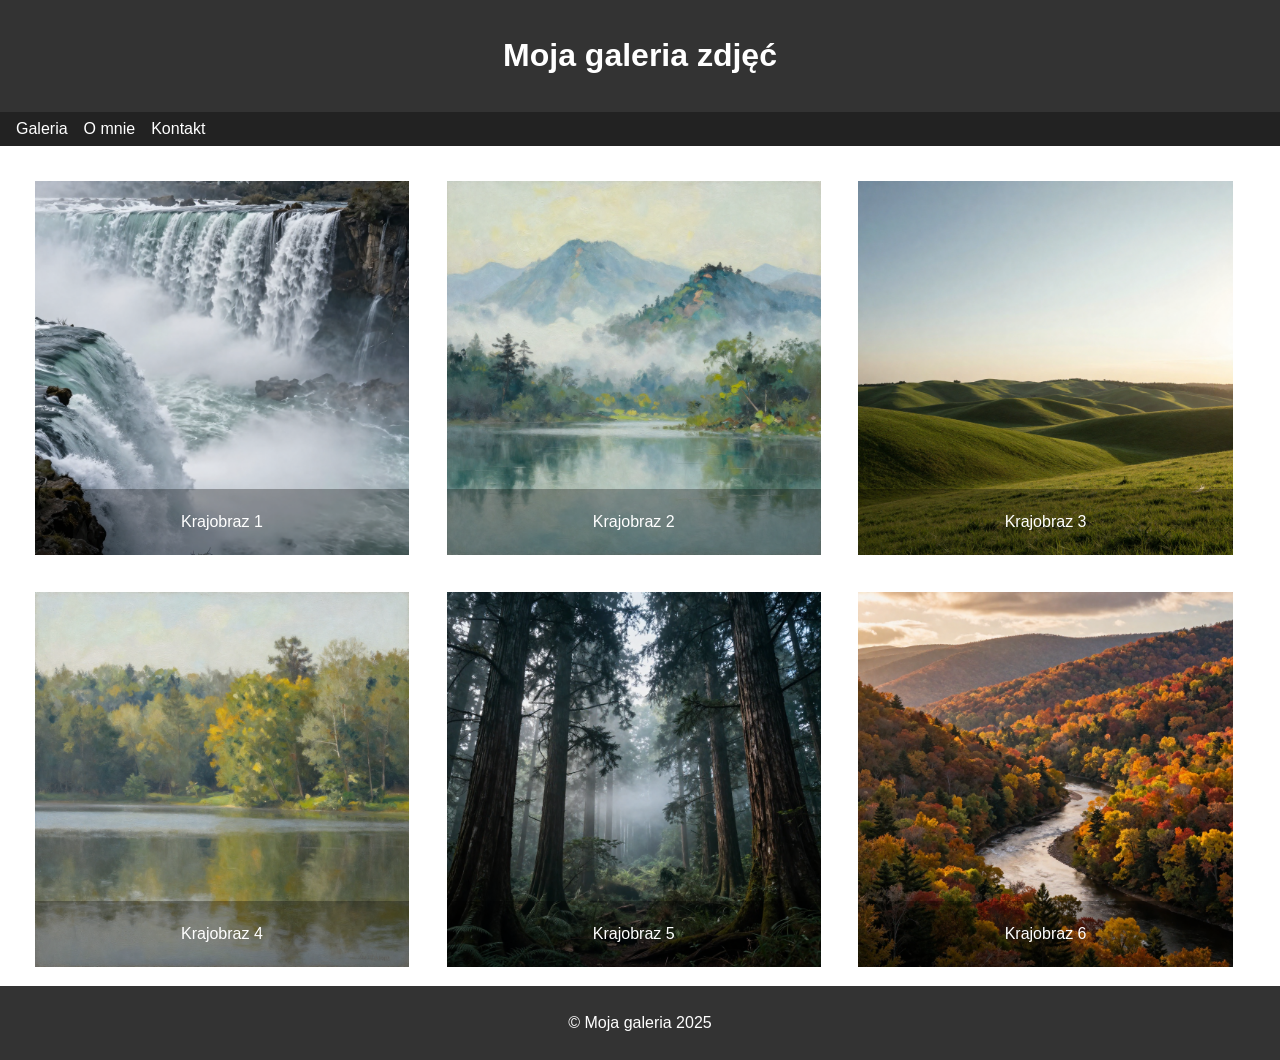
<file: lekcja 6/index.html>
<!DOCTYPE html>
<html lang="pl">
<head>
  <meta charset="UTF-8">
  <meta name="viewport" content="width=device-width, initial-scale=1.0">
  <title>Moja galeria</title>
  <link rel="stylesheet" href="style.css">
</head>
<body>
  <header>
    <h1>Moja galeria zdjęć</h1>
  </header>
  <nav>
    <ul>
      <li><a href="#">Galeria</a></li>
      <li><a href="#">O mnie</a></li>
      <li><a href="#">Kontakt</a></li>
    </ul>
  </nav>
  <section class="gallery">
    <!-- TODO: dodaj zawartość sekcji z miniaturkami (6 elementów .photo-item) -->
     <div class="photo-item" >
      <img src="images/img (1).jpg" alt="Zdjęcie 1">
      <p class="photo-caption">Krajobraz 1</p>

     </div>

     <div class="photo-item" >
      <img src="images/img (2).jpg" alt="Zdjęcie 2">
      <p class="photo-caption">Krajobraz 2</p>

     </div>

     <div class="photo-item" >
      <img src="images/img (3).jpg" alt="Zdjęcie 3">
      <p class="photo-caption">Krajobraz 3</p>

     </div>

     <div class="photo-item" >
      <img src="images/img (4).jpg" alt="Zdjęcie 4">
      <p class="photo-caption">Krajobraz 4</p>

     </div>

     <div class="photo-item" >
      <img src="images/img (5).jpg" alt="Zdjęcie 5">
      <p class="photo-caption">Krajobraz 5</p>

     </div>

     <div class="photo-item" >
      <img src="images/img (6).jpg" alt="Zdjęcie 6">
      <p class="photo-caption">Krajobraz 6</p>

     </div>
    <!-- TODO: dodaj klasę photo-caption do akapitu w każdym .photo-item -->
  </section>
  <footer>
    <p>© Moja galeria 2025</p>
  </footer>
</body>
</html>
</file>
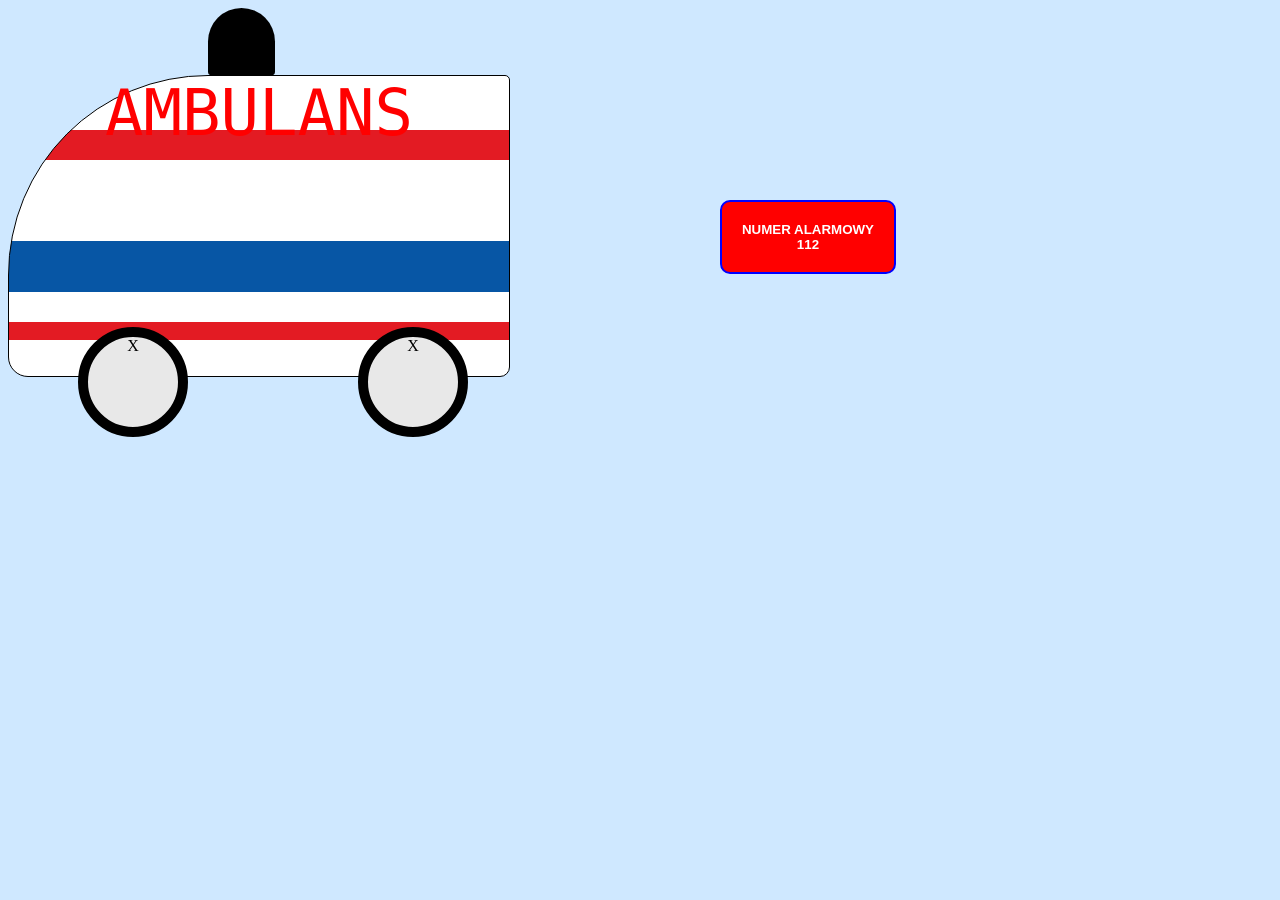
<file: lekcja 7/index.html>
<!DOCTYPE html>
<html lang="pl">
<head>
	<meta charset="utf-8">
	<link rel="stylesheet" href="style.css">
</head>
<body>
	<div id="siren"></div>
	<div id="ambulance">AMBULANS</div>
	<div id="wheel-front" class="wheel">X</div>
	<div id="wheel-back" class="wheel">X</div>
	<button id="emergency" onclick="window.location.href='https://www.instagram.com/gracz_551/'">
    NUMER ALARMOWY<br>112
</button>
</body>
</html>
</file>
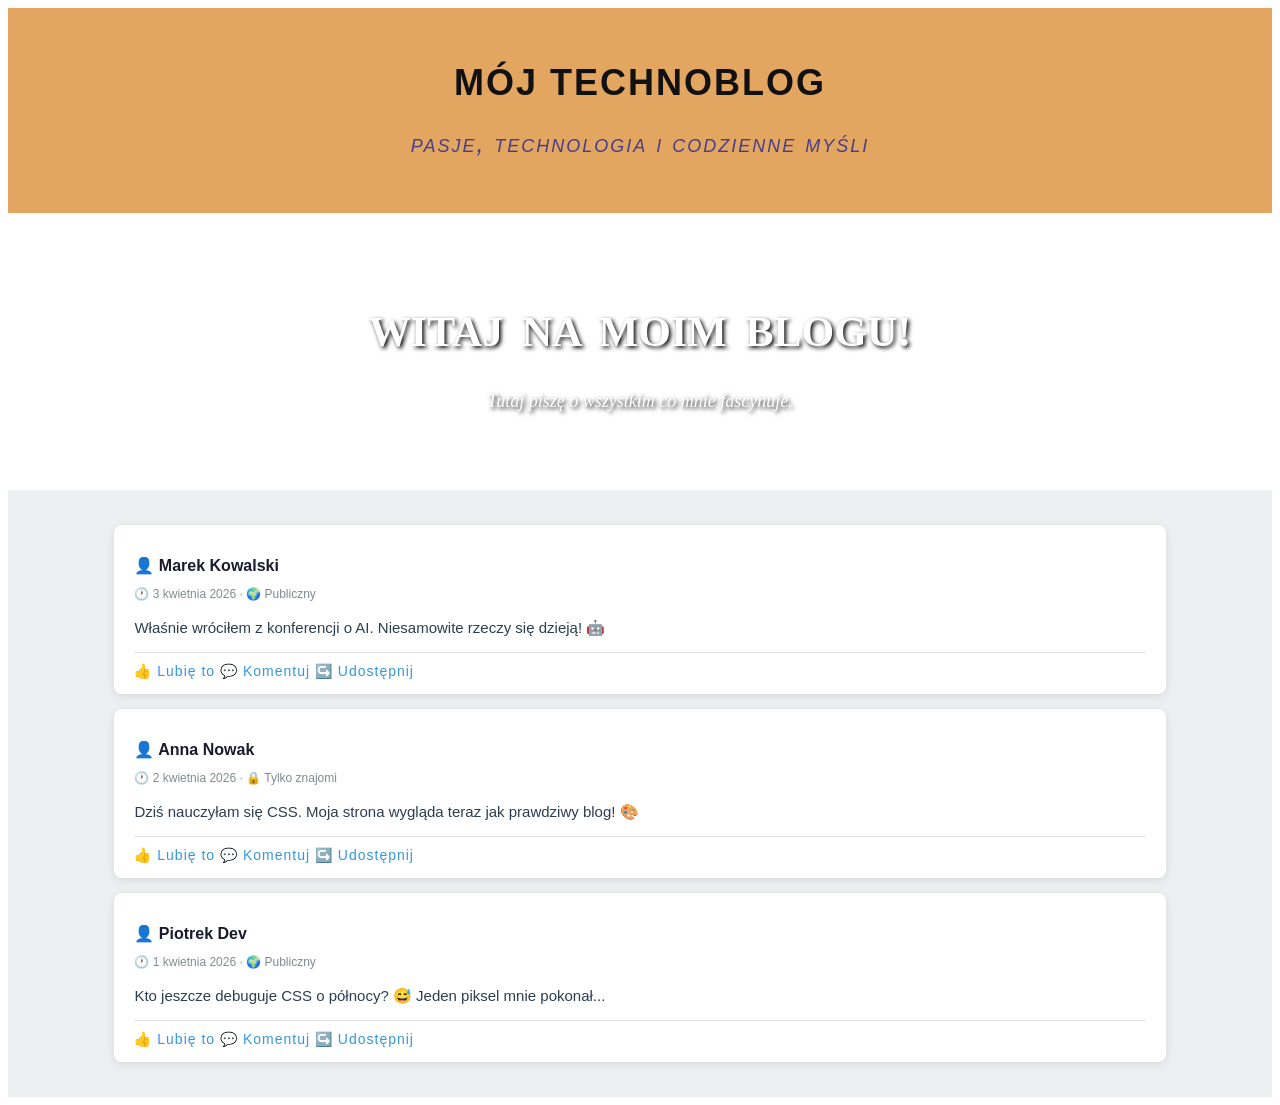
<file: lekcja2/index.html>
<!DOCTYPE html>
<html lang="pl">
<head>
    <meta charset="UTF-8">
    <title>Mój Blog</title>
    <!-- Tutaj importujemy style -->
     <link rel="stylesheet" href="style.css">
</head>
<body>

    <div id="naglowek">
        <h1>Mój Technoblog</h1>
        <p>Pasje, technologia i codzienne myśli</p>
    </div>

    <div id="baner">
        <h2>Witaj na moim blogu!</h2>
        <p>Tutaj piszę o wszystkim co mnie fascynuje.</p>
    </div>

    <div id="tresc">
        <div class="wpis">
            <p class="autor">👤 Marek Kowalski</p>
            <p class="data">🕐 3 kwietnia 2026 · 🌍 Publiczny</p>
            <p class="tekst">Właśnie wróciłem z konferencji o AI. Niesamowite rzeczy się dzieją! 🤖</p>
            <div class="reakcje">👍 Lubię to  💬 Komentuj  ↪️ Udostępnij</div>
        </div>
        <div class="wpis">
            <p class="autor">👤 Anna Nowak</p>
            <p class="data">🕐 2 kwietnia 2026 · 🔒 Tylko znajomi</p>
            <p class="tekst">Dziś nauczyłam się CSS. Moja strona wygląda teraz jak prawdziwy blog! 🎨</p>
            <div class="reakcje">👍 Lubię to  💬 Komentuj  ↪️ Udostępnij</div>
        </div>
        <div class="wpis">
            <p class="autor">👤 Piotrek Dev</p>
            <p class="data">🕐 1 kwietnia 2026 · 🌍 Publiczny</p>
            <p class="tekst">Kto jeszcze debuguje CSS o północy? 😅 Jeden piksel mnie pokonał...</p>
            <div class="reakcje">👍 Lubię to  💬 Komentuj  ↪️ Udostępnij</div>
        </div>
    </div>

</body>
</html>
</file>
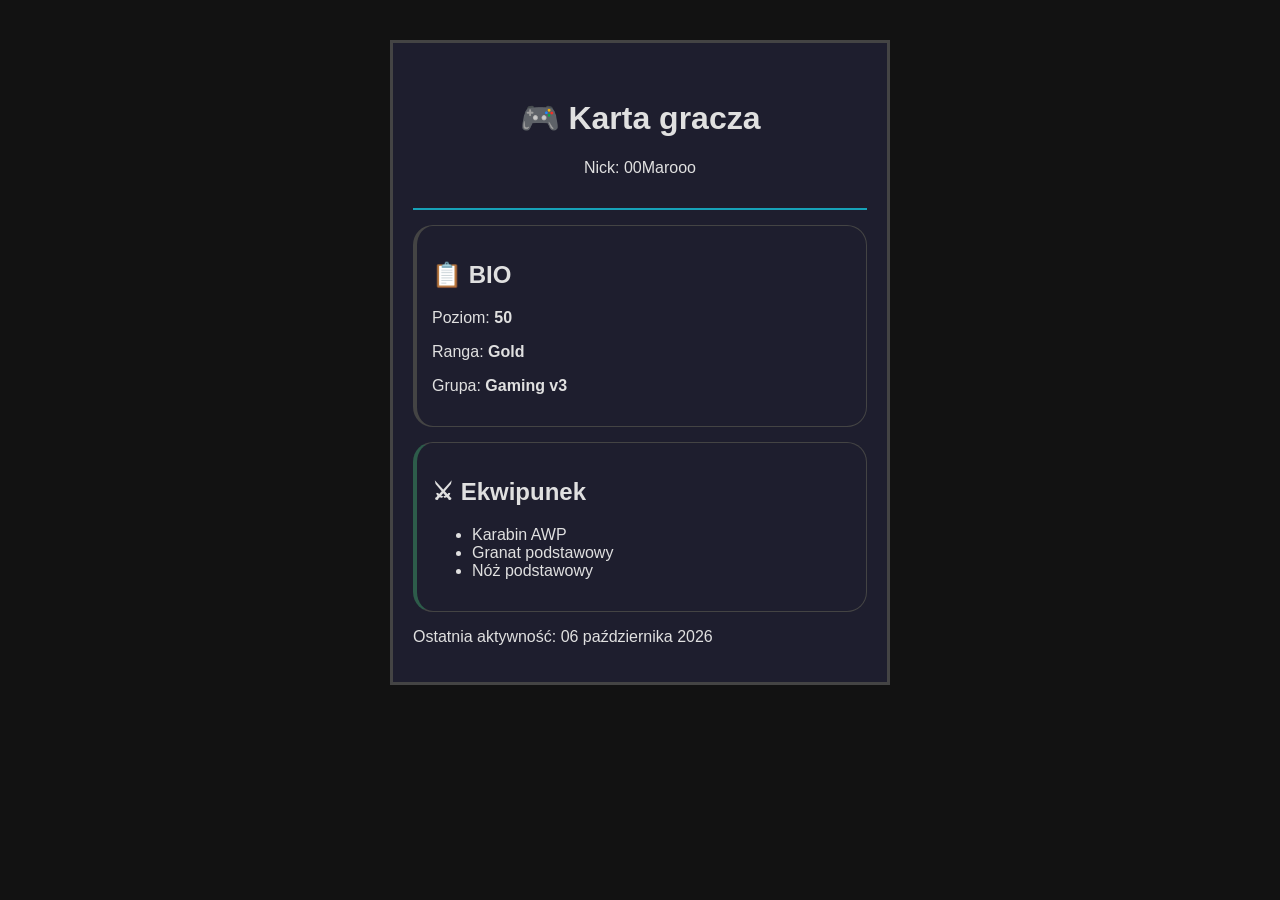
<file: lekcja3/index.html>
<!DOCTYPE html>
<html lang="pl">
<head>
  <meta charset="UTF-8">
  <meta name="viewport" content="width=device-width, initial-scale=1.0">
  <title>Karta Gracza</title>
  <link rel="stylesheet" href="style.css">
</head>
<body>
  <main class="player-card">
    <!-- TODO: dodaj sekcje karty gracza -->
    <header class="card-header">
      <h1>🎮 Karta gracza</h1>
      <p>Nick: <span class="highlight">00Marooo</span></p>
    </header>

    <section class="card-section bio">
       <h2>📋 BIO</h2>
       <p>Poziom: <b>50</b></p>
       <p>Ranga: <b>Gold</b></p>
       <p>Grupa: <b>Gaming v3</b></p>
    </section>
    <section class="card-section eq">
       <h2>⚔ Ekwipunek</h2>
       <ul>
          <li>Karabin AWP</li>
          <li>Granat podstawowy</li>
          <li>Nóż podstawowy</li>
      </ul>
    </section>  
      <footer class="card-footer">
        <p>Ostatnia aktywność: <time datetime="2026-10-06">06 października 2026</time></p>
      </footer>

  </main>
</body>
</html>
</file>
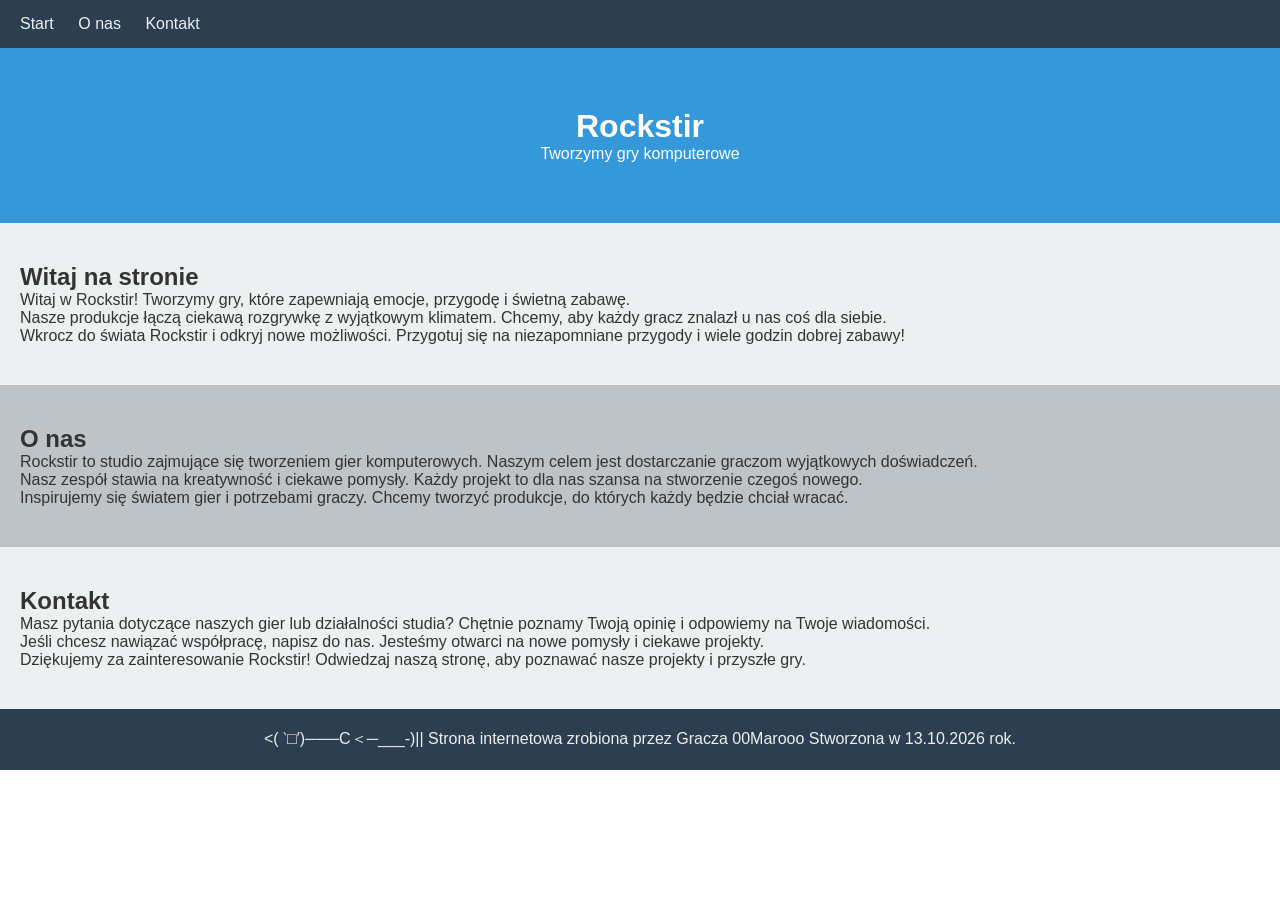
<file: lekcja4/index.html>
<!DOCTYPE html>
<html lang="pl">
<head>
  <meta charset="UTF-8">
  <meta name="viewport" content="width=device-width, initial-scale=1.0">
  <title>Rockstir🧨</title>
  <link rel="stylesheet" href="style.css">
</head>
<body>
  <nav>
    <a href="#start">Start</a>
    <a href="#o-nas">O nas</a>
    <a href="#kontakt">Kontakt</a>
  </nav>
  <header>
    <h1>Rockstir</h1>
    <p>Tworzymy gry komputerowe</p>
  </header>
  <section id="start" class="light">
    <h2>Witaj na stronie</h2>
    <p>
Witaj w Rockstir! Tworzymy gry, które zapewniają emocje, przygodę i świetną zabawę.</p>
    <p>Nasze produkcje łączą ciekawą rozgrywkę z wyjątkowym klimatem. Chcemy, aby każdy gracz znalazł u nas coś dla siebie.</p>
    <p>Wkrocz do świata Rockstir i odkryj nowe możliwości. Przygotuj się na niezapomniane przygody i wiele godzin dobrej zabawy!</p>

  </section>
  <section id="o-nas" class="dark">
    <h2>O nas</h2>
      <p>Rockstir to studio zajmujące się tworzeniem gier komputerowych. Naszym celem jest dostarczanie graczom wyjątkowych doświadczeń.</p>
      <p>Nasz zespół stawia na kreatywność i ciekawe pomysły. Każdy projekt to dla nas szansa na stworzenie czegoś nowego.</p>
      <p>Inspirujemy się światem gier i potrzebami graczy. Chcemy tworzyć produkcje, do których każdy będzie chciał wracać.</p>

  </section>
  <section id="kontakt" class="light">
    <h2>Kontakt</h2>
    <p>Masz pytania dotyczące naszych gier lub działalności studia? Chętnie poznamy Twoją opinię i odpowiemy na Twoje wiadomości.</p>
    <p>Jeśli chcesz nawiązać współpracę, napisz do nas. Jesteśmy otwarci na nowe pomysły i ciekawe projekty.</p>
    <p>Dziękujemy za zainteresowanie Rockstir! Odwiedzaj naszą stronę, aby poznawać nasze projekty i przyszłe gry.</p>


  </section>
  <footer>
    <( ‵□′)───C＜─___-)||
    
    
    Strona internetowa zrobiona przez Gracza 00Marooo
                Stworzona w 13.10.2026 rok.
  </footer>
</body>
 
</html>
</file>
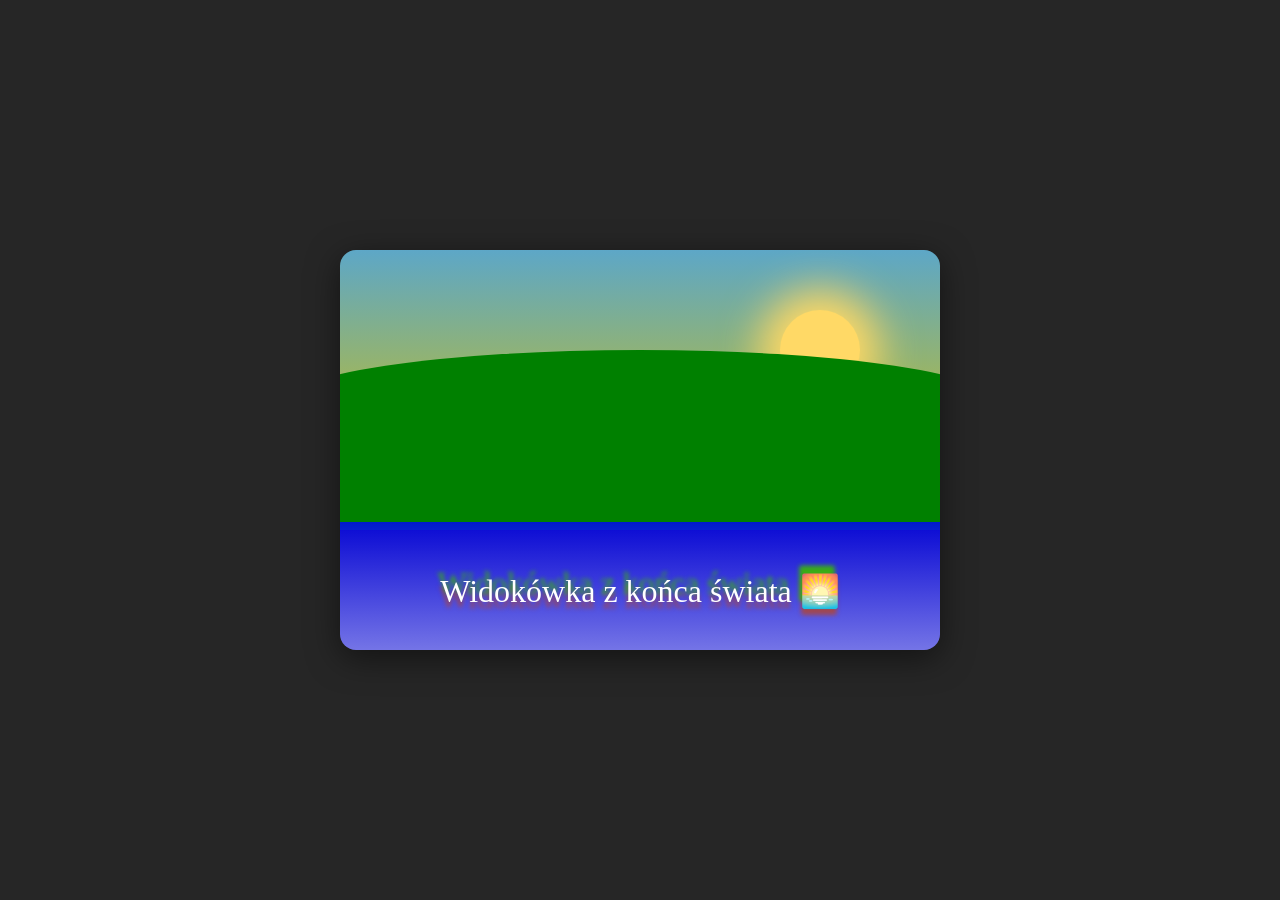
<file: lekcja5/index.html>
<!DOCTYPE html>
<html lang="pl">
<head>
  <meta charset="UTF-8">
  <meta name="viewport" content="width=device-width, initial-scale=1.0">
  <title>Pocztówka CSS</title>
  <link rel="stylesheet" href="style.css">
</head>
<body>
  <div class="postcard">
    <div class="sky"></div>
    <div class="sun"></div>
    <div class="hills"></div>
    <div class="water"></div>
    <div class="text-overlay">Widokówka z końca świata 🌅</div>
  </div>
</body>
</html>
</file>
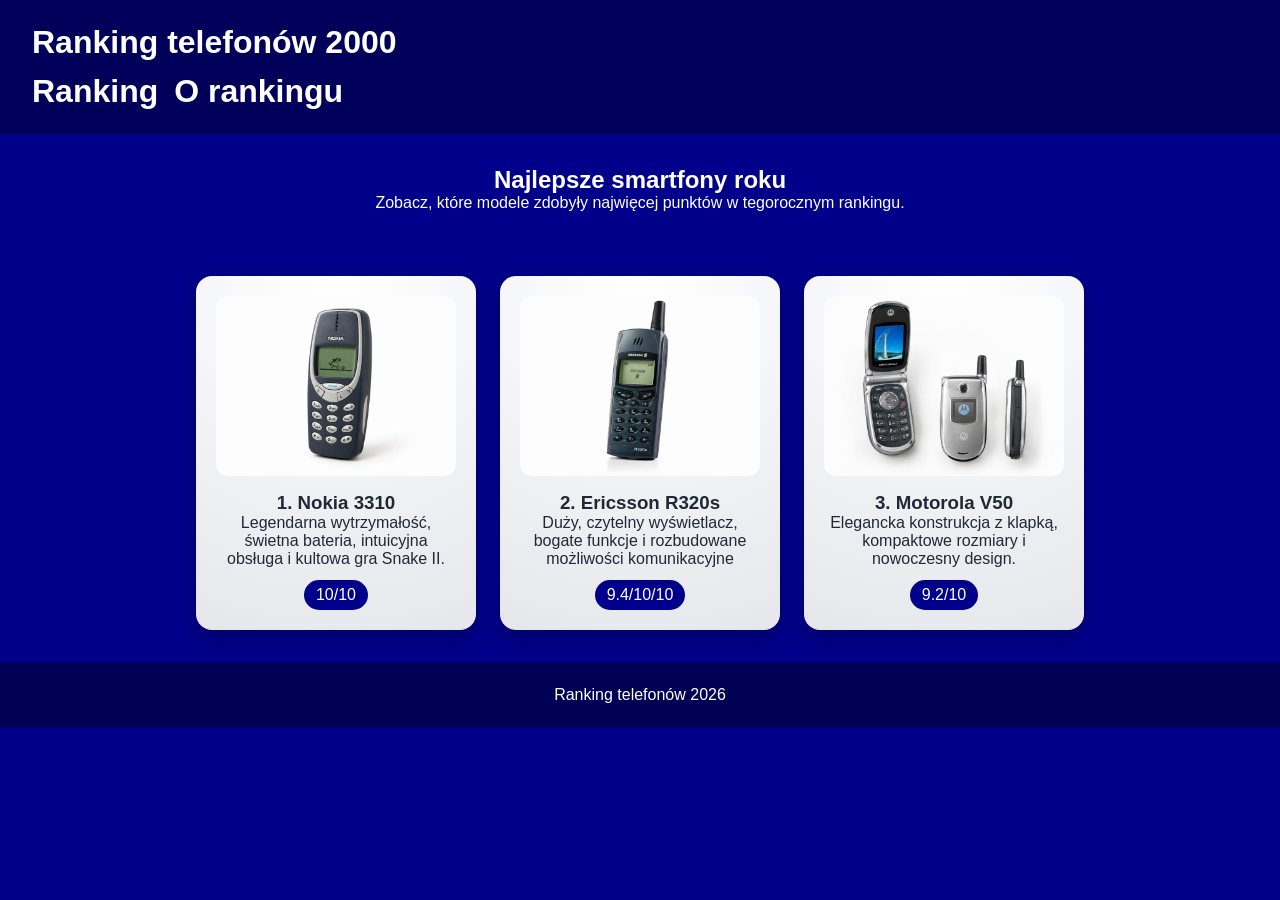
<file: lekcja8/index.html>
<!DOCTYPE html>
<html lang="pl">
<head>
	<meta charset="UTF-8">
	<meta name="viewport" content="width=device-width, initial-scale=1.0">
	<title>Ranking telefonów 2026</title>
	<link rel="stylesheet" href="style.css">
</head>
<body>
	<!-- TODO: dodaj nagłówek strony z tytułem i nawigacją -->
	 <header>
		<h1>Ranking telefonów 2000
			<nav>
				<ul>
					<li><a href="#ranking">Ranking</a></li>
					<li><a href="#intro">O rankingu</a></li>
				</ul>
			</nav>
		</h1>
	 </header>

	<main>
		
		 <section id="intro">
			<h2>Najlepsze smartfony roku</h2>
			<p>Zobacz, które modele zdobyły najwięcej punktów w tegorocznym rankingu.</p>
		 </section>

		<!-- TODO: dodaj sekcję z kartami telefonów w kontenerze klasy ranking-grid -->
		 <section id="ranking" class="ranking-grid">
			<article class="phone-card">
				<img src="nokia3310.png" alt="Nokia 3310">
				<h3>1. Nokia 3310</h3>
				<p>Legendarna wytrzymałość, świetna bateria, intuicyjna obsługa i kultowa gra Snake II.</p>
				<span class="score">10/10</span>
			</article>

			<article class="phone-card">
				<img src="Ericsson R320S.png" alt="Ericsson R320s">
				<h3>2. Ericsson R320s</h3>
				<p>Duży, czytelny wyświetlacz, bogate funkcje i rozbudowane możliwości komunikacyjne</p>
				<span class="score">9.4/10/10</span>
			</article>

			<article class="phone-card">
				<img src="Motorola V50.png" alt="Motorola V50">
				<h3>3. Motorola V50</h3>
				<p>Elegancka konstrukcja z klapką, kompaktowe rozmiary i nowoczesny design.</p>
				<span class="score">9.2/10</span>
			</article>

		 </section>

	</main>

	<footer>
		<p>Ranking telefonów 2026</p>
	</footer>
</body>
</html>
</file>
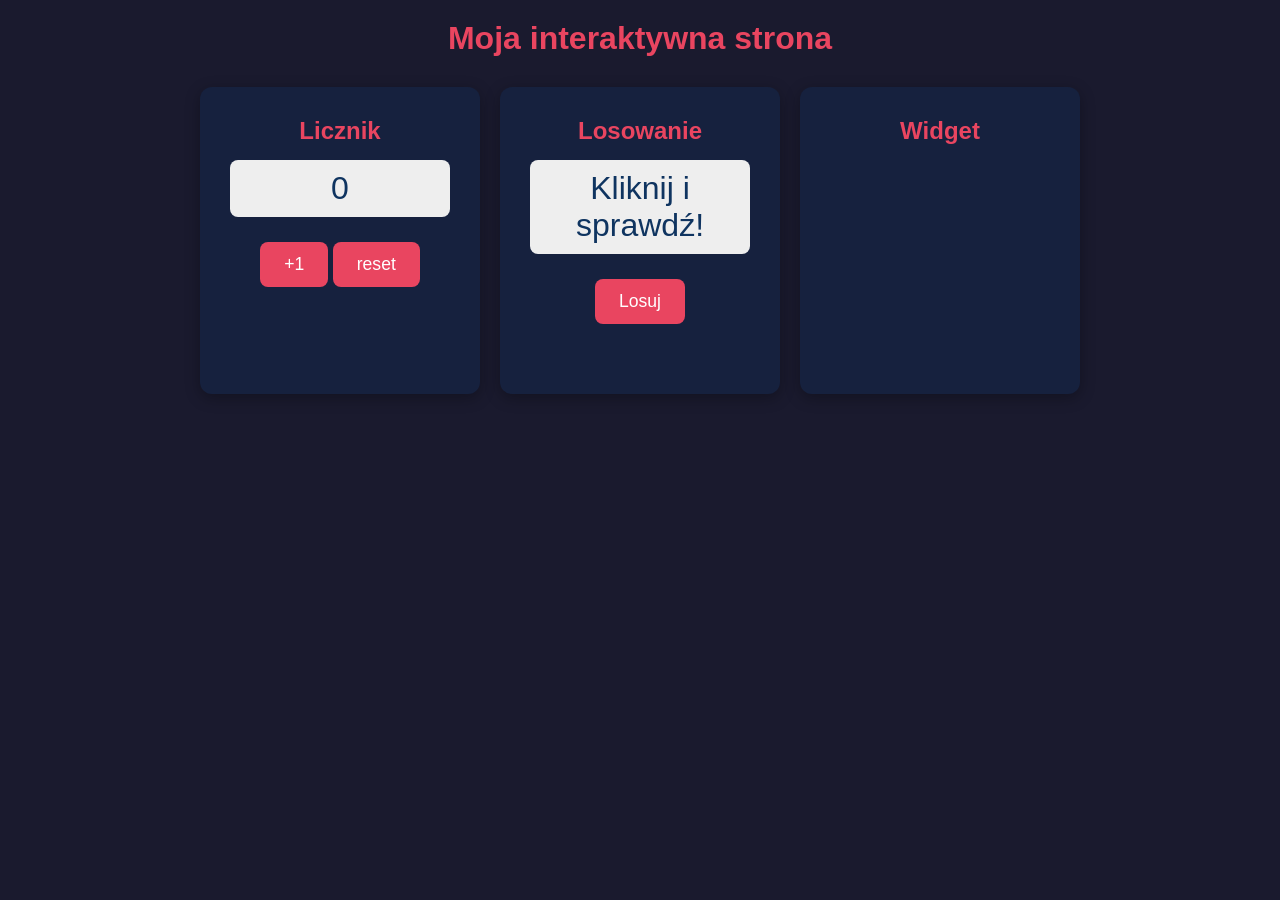
<file: lekcja9/index.html>
<!DOCTYPE html>
<html lang="pl">
<head>
    <meta charset="UTF-8">
    <meta name="viewport" content="width=device-width, initial-scale=1.0">
    <title>Interaktywna strona</title>
    <link rel="stylesheet" href="style.css">
</head>
<body>
    <h1>Moja interaktywna strona</h1>
    <div class="container">
        <div class="card">
            <h2>Licznik</h2>
            <p id="counter-display">0</p>
            <!-- TODO: dodaj przycisk zwiększający licznik -->
             <button onclick="addPoint()">+1</button>
             <button onclick="resetCounter()">reset</button>
             
        </div>
        <div class="card">
            <h2>Losowanie</h2>
            <p id="random-display">Kliknij i sprawdź!</p>
            <!-- TODO: dodaj przycisk uruchamiający losowanie -->
             <button onclick="losowanie()">Losuj</button>
        </div>
        <div class="card">
            <h2>Widget</h2>
            <!-- TODO: osadź zewnętrzny widget za pomocą iframe -->
             <iframe src="https://www.google.com/maps/embed?pb=!1m18!1m12!1m3!1d2624130.406361161!2d15.602295987500005!3d50.03707820000001!2m3!1f0!2f0!3f0!3m2!1i1024!2i768!4f13.1!3m3!1m2!1s0x4716476deacda103%3A0x1b727867bd8171bd!2sGiganci%20Niepo%C5%82omice%20-%20Nauka%20nowych%20technologii%20dla%20Dzieci%20i%20M%C5%82odzie%C5%BCy!5e0!3m2!1spl!2spl!4v1794942309073!5m2!1spl!2spl" width="250" height="200" style="border:0;" allowfullscreen="" loading="lazy" referrerpolicy="strict-origin-when-cross-origin"></iframe>
        </div>
    </div>
    <script src="script.js"></script>
</body>
</html>
</file>
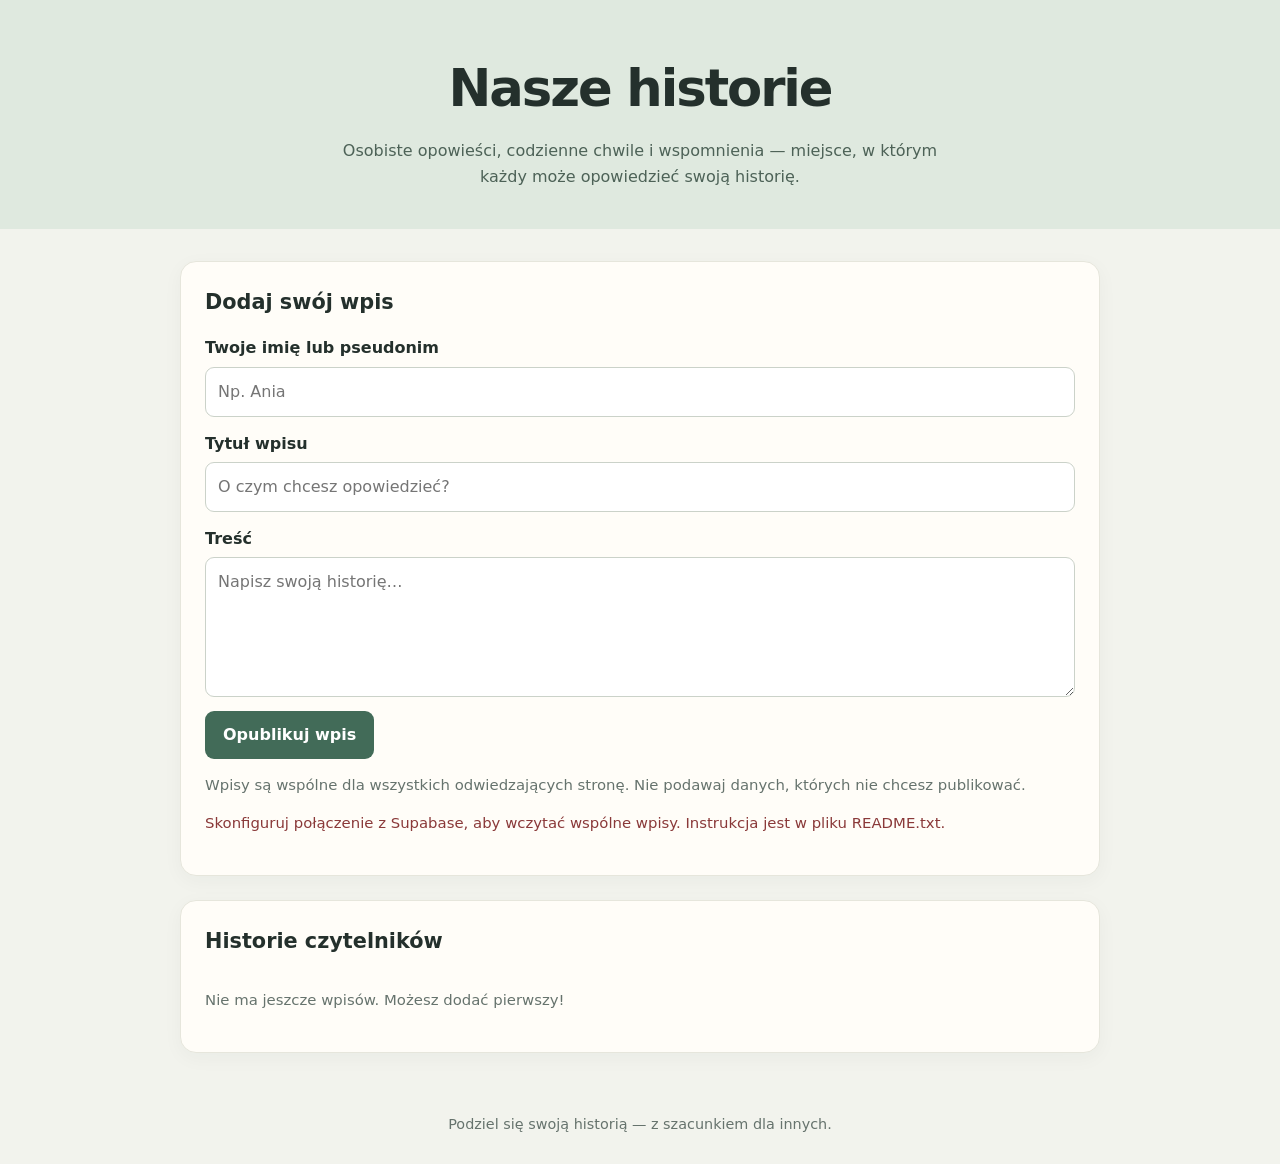
<file: Moj-Blog/index.html>
<!doctype html>
<html lang="pl">
<head>
  <meta charset="utf-8">
  <meta name="viewport" content="width=device-width, initial-scale=1">
  <meta name="description" content="Osobiste opowieści i wspomnienia czytelników.">
  <title>Nasze historie — blog</title>
  <style>
    :root { color-scheme: light; --ink:#24302c; --muted:#66736d; --paper:#fffdf8; --green:#426b58; --line:#e6e6dc; }
    * { box-sizing:border-box; }
    body { margin:0; background:#f2f3ed; color:var(--ink); font:16px/1.6 system-ui,-apple-system,Segoe UI,sans-serif; }
    header { padding:48px 20px 40px; text-align:center; background:#dfe9df; }
    header h1 { margin:0; font-size:clamp(2rem,6vw,3.2rem); letter-spacing:-.04em; }
    header p { margin:8px auto 0; max-width:600px; color:#4d6257; }
    main { width:min(920px, calc(100% - 32px)); margin:32px auto 60px; display:grid; gap:24px; }
    section,.post { background:var(--paper); border:1px solid var(--line); border-radius:16px; padding:24px; box-shadow:0 5px 20px #26392c0a; }
    h2 { margin:0 0 16px; font-size:1.3rem; }
    label { display:block; margin:14px 0 6px; font-weight:650; }
    input,textarea { display:block; width:100%; border:1px solid #cbd2c9; border-radius:9px; padding:11px 12px; font:inherit; background:white; color:var(--ink); }
    textarea { min-height:140px; resize:vertical; }
    button { margin-top:14px; border:0; border-radius:9px; padding:11px 18px; background:var(--green); color:white; font:inherit; font-weight:700; cursor:pointer; }
    button:hover { background:#31513f; }
    button:disabled { opacity:.65; cursor:wait; }
    .hint,.empty { color:var(--muted); font-size:.93rem; }
    #status { min-height:1.5em; color:#8a3939; font-size:.93rem; }
    #posts { display:grid; gap:16px; }
    .post h3 { margin:0 0 2px; font-size:1.25rem; }
    .byline { margin:0 0 14px; color:var(--muted); font-size:.9rem; }
    .post-body { white-space:pre-wrap; overflow-wrap:anywhere; }
    footer { text-align:center; color:var(--muted); padding:0 16px 28px; font-size:.9rem; }
  </style>
</head>
<body>
  <header>
    <h1>Nasze historie</h1>
    <p>Osobiste opowieści, codzienne chwile i wspomnienia — miejsce, w którym każdy może opowiedzieć swoją historię.</p>
  </header>
  <main>
    <section aria-labelledby="form-title">
      <h2 id="form-title">Dodaj swój wpis</h2>
      <form id="post-form">
        <label for="author">Twoje imię lub pseudonim</label>
        <input id="author" name="author" maxlength="60" required placeholder="Np. Ania" autocomplete="nickname">
        <label for="title">Tytuł wpisu</label>
        <input id="title" name="title" maxlength="100" required placeholder="O czym chcesz opowiedzieć?">
        <label for="content">Treść</label>
        <textarea id="content" name="content" maxlength="10000" required placeholder="Napisz swoją historię…"></textarea>
        <button id="submit" type="submit">Opublikuj wpis</button>
      </form>
      <p class="hint">Wpisy są wspólne dla wszystkich odwiedzających stronę. Nie podawaj danych, których nie chcesz publikować.</p>
      <p id="status" role="status" aria-live="polite"></p>
    </section>
    <section aria-labelledby="stories-title">
      <h2 id="stories-title">Historie czytelników</h2>
      <div id="posts" aria-live="polite"></div>
    </section>
  </main>
  <footer>Podziel się swoją historią — z szacunkiem dla innych.</footer>
  <script>
    // Uzupełnij danymi z Supabase: Project Settings → API.
    const SUPABASE_URL = 'WSTAW_SUPABASE_PROJECT_URL';
    const SUPABASE_ANON_KEY = 'WSTAW_SUPABASE_ANON_KEY';
    const form = document.querySelector('#post-form');
    const postsEl = document.querySelector('#posts');
    const statusEl = document.querySelector('#status');
    const submitButton = document.querySelector('#submit');

    function configured() {
      return SUPABASE_URL.startsWith('https://') && !SUPABASE_URL.includes('WSTAW_') && !SUPABASE_ANON_KEY.includes('WSTAW_');
    }
    async function api(path, options = {}) {
      const response = await fetch(`${SUPABASE_URL}/rest/v1/${path}`, {
        ...options,
        headers: {
          apikey: SUPABASE_ANON_KEY,
          Authorization: `Bearer ${SUPABASE_ANON_KEY}`,
          'Content-Type': 'application/json',
          ...(options.headers || {})
        }
      });
      if (!response.ok) throw new Error(`Błąd serwera (${response.status}).`);
      return response.status === 204 ? null : response.json();
    }
    function render(posts) {
      postsEl.replaceChildren();
      if (!posts.length) {
        const empty = document.createElement('p');
        empty.className = 'empty';
        empty.textContent = 'Nie ma jeszcze wpisów. Możesz dodać pierwszy!';
        postsEl.append(empty);
        return;
      }
      posts.forEach(post => {
        const article = document.createElement('article');
        article.className = 'post';
        const title = document.createElement('h3'); title.textContent = post.title;
        const byline = document.createElement('p'); byline.className = 'byline';
        const date = new Date(post.created_at).toLocaleString('pl-PL', { dateStyle:'medium', timeStyle:'short' });
        byline.textContent = `Autor: ${post.author} · ${date}`;
        const body = document.createElement('div'); body.className = 'post-body'; body.textContent = post.content;
        article.append(title, byline, body);
        postsEl.append(article);
      });
    }
    async function loadPosts() {
      if (!configured()) {
        statusEl.textContent = 'Skonfiguruj połączenie z Supabase, aby wczytać wspólne wpisy. Instrukcja jest w pliku README.txt.';
        render([]);
        return;
      }
      try {
        const posts = await api('posts?select=id,author,title,content,created_at&order=created_at.desc&limit=100');
        render(posts);
        statusEl.textContent = '';
      } catch (error) {
        statusEl.textContent = 'Nie udało się wczytać wpisów. Odśwież stronę za chwilę.';
        render([]);
      }
    }
    form.addEventListener('submit', async event => {
      event.preventDefault();
      if (!configured()) {
        statusEl.textContent = 'Najpierw skonfiguruj Supabase zgodnie z instrukcją w pliku README.txt.';
        return;
      }
      const data = new FormData(form);
      const post = {
        author: String(data.get('author')).trim(),
        title: String(data.get('title')).trim(),
        content: String(data.get('content')).trim()
      };
      if (!post.author || !post.title || !post.content) return;
      submitButton.disabled = true;
      statusEl.textContent = 'Publikuję wpis…';
      try {
        await api('posts', { method:'POST', headers:{ Prefer:'return=minimal' }, body:JSON.stringify(post) });
        form.reset();
        statusEl.textContent = 'Wpis opublikowany i widoczny dla wszystkich.';
        await loadPosts();
      } catch (error) {
        statusEl.textContent = 'Nie udało się opublikować wpisu. Sprawdź połączenie i spróbuj ponownie.';
      } finally {
        submitButton.disabled = false;
      }
    });
    loadPosts();
  </script>
</body>
</html>
</file>
<file: lekcja 6/style.css>
body {
  margin: 0;
  font-family: sans-serif;
}

header {
  background-color: #333;
  color: white;
  padding: 16px;
  text-align: center;
}

nav {
  background-color: #222;
  /* TODO: ustaw position dla nav (sticky, top: 0, z-index: 10) */
  position: sticky;
  top: 0;
  z-index: 10;
}

nav ul {
  list-style: none;
  margin: 0;
  padding: 8px 16px;
  display: flex;
  gap: 16px;
}

nav a {
  color: white;
  text-decoration: none;
}

.gallery {
  padding: 16px;
  /* TODO: dodaj clearfix dla .gallery (::after z clear: both) */
}

.photo-item {
  float: left;
  width: 30%;
  margin: 1.5%;
  position: relative;
}

.photo-item img {
  width: 100%;
  display: block;
}

.photo-caption {
  /* TODO: dodaj style dla nakładki (position: absolute, bottom: 0, margin: 0, tło półprzezroczyste) */
  position: absolute;
  bottom: 0;
  left: 0;
  width: 100%;
  margin: 0;
  padding: 24px 0px;
  background: rgba(0, 0, 0, 0.3);
  color: white;
  text-align: center;
}

footer {
  background-color: #333;
  color: white;
  text-align: center;
  padding: 12px;
  clear: both;
}

/* TODO: dodaj regułę @media dla ekranów do 768px (.photo-item width: 46%) */
@media (max-width: 768px) {
  .photo-item {
    width: 46%;
  }
    
}
@media (max-width: 480px) {
  .photo-item {
    width: 96%;
    float: none;
  }
}
/* TODO: dodaj regułę @media dla ekranów do 480px (.photo-item width: 96%, float: none) */
</file>
<file: lekcja 7/style.css>
body {
	background-color: #cfe8ff;
}

#ambulance {
	/* TODO: dodaj rozmiar, ramkę, zaokrąglenia, stylowanie napisu i gradient w tle */
	width: 500px;
	height: 300px;
	border: 1px solid black;
	border-radius: 200px 5px 10px 20px;
	text-align: center;
	color: red;
	font-family: monospace;
	font-size: 64px;
	background: linear-gradient(to bottom, white 0% 18%, #e31b23 18% 28%, white 28% 55%, #0756a5 55% 72%, white 72% 82%, #e31b23 82% 88%, white 88% 100%);
}

.wheel {
	/* TODO: zrób z kwadratu koło z grubą ramką i uruchom animację spin */
	width: 90px;
	height: 90px;
	background: #e8e8e8;
	border: 10px solid black;
	border-radius: 100px;
	text-align: center;
	animation: spin 0.10000000000555555s linear infinite;
}

#wheel-front {
	/* TODO: ustaw pozycję przedniego koła */
	position: relative;
	bottom: 50px;
	left: 70px;
}

#wheel-back {
	/* TODO: ustaw pozycję tylnego koła */
	position: relative;
	bottom: 160px;
	left: 350px;
}

@keyframes spin {
	/* TODO: opisz pełny obrót od 0 do 360 stopni */
	from { transform: rotate(0deg);}
	to { transform: rotate(-360deg);}
}

#siren {
	/* TODO: nadaj syrenie rozmiar, czarne tło i zaokrąglony górny brzeg */
	position: relative;
	left: 200px;
	width: 67px;
	height: 67px;
	background-color: black;
	border-radius: 50px 50px 5px 5px;
}

#siren:hover {
	/* TODO: uruchom animację siren po najechaniu myszką */
	animation: siren 1s infinite;
	
}

@keyframes siren {
	/* TODO: opisz zmianę koloru tła od czarnego, przez niebieski, do czerwonego */
	0% { background-color: black;}
	25%{ background-color: blue;}
	100%{ background-color: red;}
}	


#emergency {
	/* TODO: ustaw czerwoną tabliczkę z niebieską ramką i włącz płynne przejście */
	position: absolute;
	right: 30%;
	top: 200px;
	padding: 20px;
	background: red;
	color: white;
	font-weight: bold;
	text-align: center;
	border: 2px solid blue;
	border-radius: 10px;
	transition: transform 0.15s;
}

#emergency:hover {
	/* TODO: powiększ tabliczkę po najechaniu myszką */
	transform: scale(1.5);

}
</file>
<file: lekcja2/style.css>
#naglowek {
    background-color: rgb(227, 166, 96);
    color: #111;
    text-align: center;
    padding: 30px;
    font-family: Arial, Helvetica, sans-serif;
    letter-spacing: 2px;

}

#naglowek h1 {
    font-size: 36px;
    font-weight: bold;
    text-transform:uppercase;
}



#naglowek p {
    font-size: 25px;
    font-weight:lighter;
    text-transform:lowercase;
    color:darkslateblue;
    font-style: italic;
    font-variant: small-caps;
}

#baner {
    background-image: url('https://picsum.photos/1200/300?random=1');
    background-size: cover;
    background-position:center;
    color:#ffffff ;
    text-align: center;
    padding: 60px 20px;
    text-shadow: 2px 2px 4px #000000;
}

#baner h2 {
    font-size: 42px;
    letter-spacing: 1.2,;
    text-transform: uppercase;
    word-spacing: 8px;
}

#baner p {
    font-size: 18px;
    font-style: italic;

}


/* Sekcja treści */
#tresc {
    width: 100%;                  /* pełna szerokość */
    background-color: #ecf0f1;   /* jasne szare tło */
    padding: 20px 0;
    min-height: 300px;
}

/* Każdy wpis wygląda jak post z Facebooka */
.wpis {
    width: 80%;                   /* 80% szerokości rodzica */
    margin: 15px auto;            /* auto = wyśrodkowanie */
    background-color: #ffffff;
    border-radius: 8px;           /* zaokrąglone rogi */
    padding: 15px 20px;
    box-shadow: 0 2px 8px rgba(0, 0, 0, 0.1);  /* delikatny cień */
    font-family: 'Helvetica', Arial, sans-serif;
}

.wpis .autor {
    font-weight: bold;
    font-size: 16px;
    color: #1a1a2e;
    margin-bottom: 2px;
}

.wpis .data {
    font-size: 12px;
    color: #7f8c8d;
    margin-bottom: 10px;
}

.wpis .tekst {
    font-size: 15px;
    color: #2c3e50;
    line-height: 1.6;             /* komfortowa wysokość linii */
    margin-bottom: 12px;
}

.wpis .reakcje {
    border-top: 1px solid #e0e0e0;
    padding-top: 10px;
    color: #3498db;
    font-size: 14px;
    letter-spacing: 1px;
    cursor: pointer;
}
</file>
<file: lekcja3/style.css>
*{
  box-sizing: border-box;
}

/* === Reset i zmienne === */
:root {
  --color-primary: #007bff;
  --color-accent: #17a2b8;
  --color-highlight: #ffc107;
  --color-bg: #1e1e2e;
  --color-text: #e0e0e0;
  --color-border: #444;
}

body {
  margin: 0;
  padding: 0;
  font-family: 'Segoe UI', Tahoma, Geneva, Verdana, sans-serif;
  background-color: #121212;
  color: var(--color-text);
}

/* TODO: stylowanie karty gracza */

.player-card{
  max-width: 500px;
  margin: 40px auto;
  padding: 20px ;
  border: 3px solid var(--color-border);
  background-color:var(--color-bg);
  transition: transform 0.5s ease;

}


.card-header {
  padding: 15px;
  margin-bottom: 15px ;
  border-bottom: 2px solid var(--color-accent); 
  text-align: center;

}


.card-section {
  padding: 15px;
  margin-bottom: 15px;
  border: 1px solid var(--color-border);
  border-radius: 20px;


}


.bio {
  border-left: 4px solid #444;
}
.eq {
  border-left: 4px solid #2d5c4a;
}

.card-section:hover {
  border-color: var(--color-primary);
  box-shadow: 0 0 10px rgba(92, 58, 140 0.6);

}

.player-card:hover{
  transform: scale(1.01);
  
}
</file>
<file: lekcja4/style.css>
* {
  margin: 0;
  padding: 0;
  box-sizing: border-box;
}

html {
  scroll-behavior: smooth;
}

body {
  font-family: Arial, sans-serif;
  color: #333;
}

nav {
  background-color: #2c3e50;
  padding: 15px 20px;
  position: sticky;
  top: 0;
}

nav a {
  color: #ecf0f1;
  text-decoration: none;
  margin-right: 20px;
  font-size: 16px;
}

nav a:hover {
  color: #3498db;
}

nav a:active {
  color: #ff0000;
}

header {
  background-color: #3498db;
  color: white;
  padding: 60px 20px;
  text-align: center;
}

section {
  padding: 40px 20px;
}
section:hover {
  box-shadow: inset 0 0 15px rgba(52, 152, 219, 0.6)
}

.light {
  background-color: #ecf0f1;
}

.dark {
  background-color: #bdc3c7;
}

footer {
  background-color: #2c3e50;
  color: #ecf0f1;
  padding: 20px;
  text-align: center;
}
</file>
<file: lekcja5/style.css>
* {
  margin: 0;
  padding: 0;
  box-sizing: border-box;
}

body {
  display: flex;
  justify-content: center;
  align-items: center;
  min-height: 100vh;
  background-color: hsl(0, 0%, 15%);
}

.postcard {
  position: relative;
  width: 600px;
  height: 400px;
  overflow: hidden;
  border-radius: 16px;
  box-shadow: 0 8px 32px rgba(0, 0, 0, 0.5);
}

.sky {
  position: absolute;
  top: 0;
  left: 0;
  width: 100%;
  height: 65%;
  /* TODO: background sky gradient */
  background: #5da7c7;
  background: linear-gradient(180deg, rgba(93, 167, 199, 1) 0%, rgba(217, 195, 0, 1) 100%);
}

.sun {
  position: absolute;
  top: 60px;
  right: 80px;
  width: 80px;
  height: 80px;
  background-color: hsl(45, 100%, 70%);
  border-radius: 50%;
  box-shadow: 0 0 40px 20px hsl(45, 100%, 70%);
}

.hills {
  position: absolute;
  bottom: 30%;
  left: -10%;
  width: 120%;
  height: 45%;
  
  background-color: green;
  border-radius: 50% 50% 0 0 / 30% 30% 0 0;
}

.water {
  position: absolute;
  bottom: 0;
  left: 0;
  width: 100%;
  height: 32%;
  
  background: linear-gradient(to bottom, hsla(240, 100%, 50%, 0.8), hsl(240, 70%, 68%) );
}

.text-overlay {
  position: absolute;
  bottom: 40px;
  left: 0;
  width: 100%;
  text-align: center;
  font-family: Georgia, serif;
  /* TODO: text styling and shadow */
  color:white;
  font-size: 2rem;
  /* TODO: text color experiment */
  text-shadow: -3px -8px 4px rgb(58, 172, 23), -1px 6px 4px rgba(196, 66, 15, 0.68);
}
</file>
<file: lekcja8/style.css>
* {
	margin: 0;
	padding: 0;
	box-sizing: border-box;
}

body {
	font-family: "Segoe UI", Arial, sans-serif;
	color: rgb(31, 41, 55);
	min-height: 100vh;
	/* TODO: dodaj gradient liniowy jako tło strony */
	background: darkblue;
}

header {
	padding: 24px 32px;
	color: white;
	/* TODO: dodaj półprzezroczyste tło i cień tekstu dla nagłówka */
	background: rgba(0, 0, 0, 0.35);
}

nav ul {
	list-style: none;
	display: flex;
	gap: 16px;
	margin-top: 12px;
}

nav a {
	color: white;
	text-decoration: none;
}

#intro {
	padding: 32px;
	color: white;
	text-align: center;
}

/* TODO: dodaj style siatki .ranking-grid z flex-wrap, gap i wyśrodkowaniem kart */
.ranking-grid {
	display: flex;
	flex-wrap: wrap;
	gap: 24px;
	padding: 32px;
	justify-content: center;
}


.phone-card {
	background: radial-gradient(circle at top, #ffffff, #e5e7eb);
	width: 280px;
	padding: 20px;
	border-radius: 16px;
	text-align: center;
	box-shadow: 0px 8px 20px rgba(0, 0, 0, 0.25);
	transition: transform 0.2s ease, box-shadow 0.2s ease;
	
}

.phone-card:hover {
	transform: translateY(-8px);
	box-shadow: 0px 14px 30px rgba(194, 182, 182, 0.65);
}


.phone-card img {
	width: 100%;
	border-radius: 12px;
	margin-bottom: 12px;
}
.phone-card .score{
	display: inline-block;
	margin-top: 12px;
	padding: 6px 12px;
	background:  darkblue;
	color: white;
	border-radius: 999px;
}

footer {
	padding: 24px;
	text-align: center;
	color: white;
	background: rgba(0, 0, 0, 0.4);
}
</file>
<file: lekcja9/style.css>
* {
    margin: 0;
    padding: 0;
    box-sizing: border-box;
}

body {
    font-family: Arial, sans-serif;
    background-color: #1a1a2e;
    color: #eee;
    text-align: center;
    padding: 20px;
}

h1 {
    margin-bottom: 30px;
    color: #e94560;
}

.container {
    display: flex;
    justify-content: center;
    gap: 20px;
    flex-wrap: wrap;
}

.card {
    background-color: #16213e;
    border-radius: 12px;
    padding: 30px;
    width: 280px;
    box-shadow: 0 4px 15px rgba(0, 0, 0, 0.3);
}

.card h2 {
    color: #e94560;
    margin-bottom: 15px;
}

#counter-display,
#random-display {
    font-size: 2em;
    margin: 15px 0;
    color: #0f3460;
    background-color: #eee;
    border-radius: 8px;
    padding: 10px;
}

button {
    background-color: #e94560;
    color: white;
    border: none;
    padding: 12px 24px;
    font-size: 1.1em;
    border-radius: 8px;
    cursor: pointer;
    margin-top: 10px;
}

button:hover {
    background-color: #c81e45;
}
</file>
